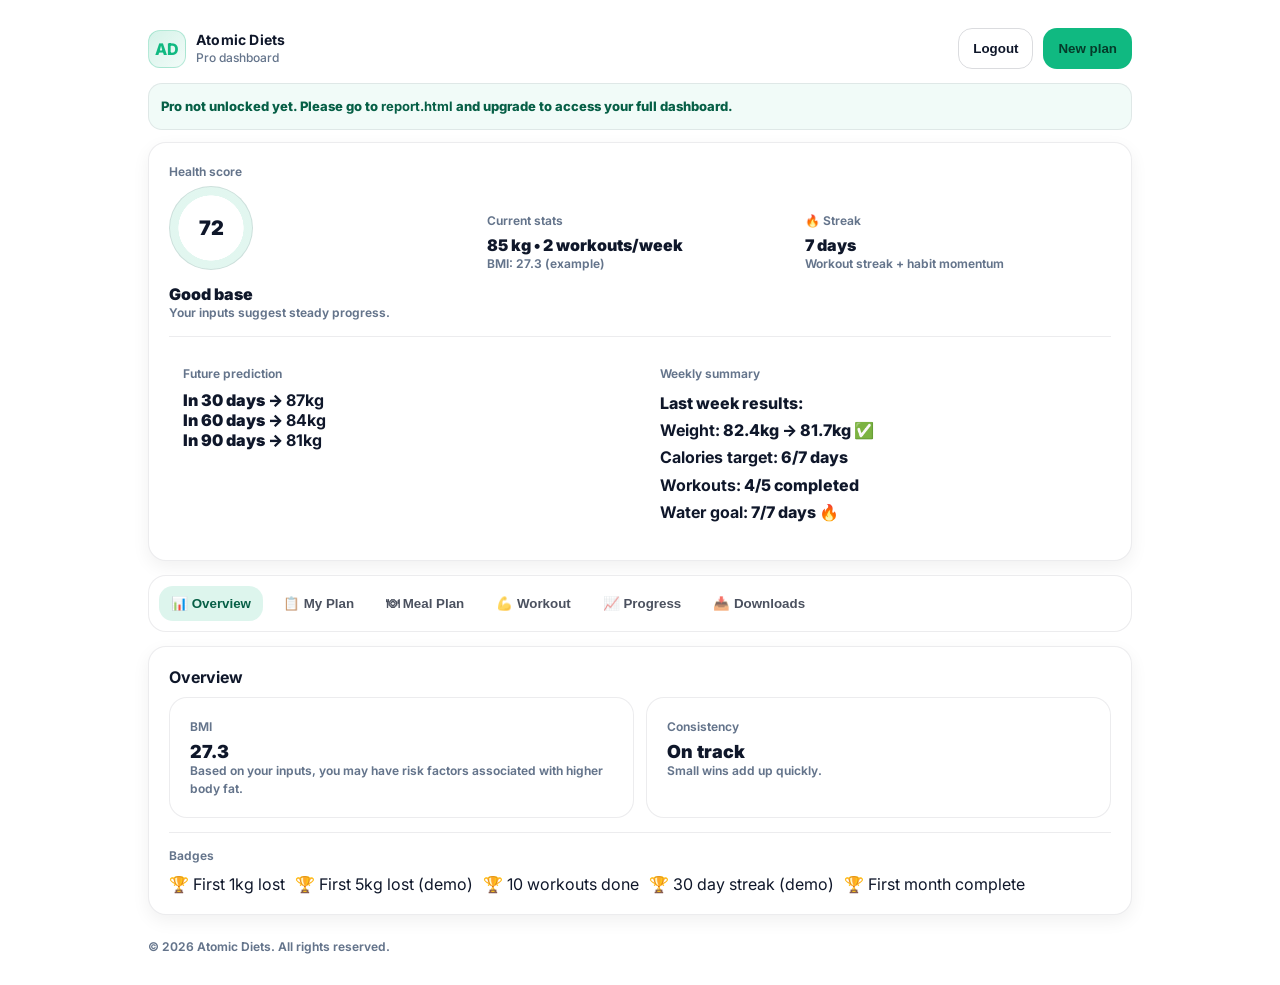
<file: dashboard.html>
<!doctype html>
<html lang="en">
<head>
  <meta charset="UTF-8" />
  <meta name="viewport" content="width=device-width, initial-scale=1.0" />
  <title>Atomic Diets — Dashboard</title>

  <link rel="preconnect" href="https://fonts.googleapis.com">
  <link rel="preconnect" href="https://fonts.gstatic.com" crossorigin>
  <link href="https://fonts.googleapis.com/css2?family=Inter:wght@400;600;700;800;900&display=swap" rel="stylesheet">
  <link rel="stylesheet" href="./style.css" />

  <style>
    .header-actions{ display:flex; gap:10px; flex-wrap:wrap; justify-content:flex-end; }
    .tab-row{ margin-top:10px; }
    .tab-panel{ display:none; }
    .tab-panel.active{ display:block; }

    .two-col{ display:grid; grid-template-columns:1fr; gap:12px; }
    @media(min-width:900px){ .two-col{ grid-template-columns:1fr 1fr; } }

    .progress-grid{ display:grid; grid-template-columns:1fr; gap:12px; }
    @media(min-width:900px){ .progress-grid{ grid-template-columns:1fr 1fr; } }

    .table{
      width:100%;
      border-collapse:separate;
      border-spacing:0;
      overflow:hidden;
      border-radius:14px;
      border:1px solid rgba(15,23,42,.08);
      background:#fff;
    }
    .table th, .table td{
      padding:10px 12px;
      border-bottom:1px solid rgba(15,23,42,.06);
      font-weight:800;
      font-size:13px;
      color: rgba(15,23,42,.9);
    }
    .table tr:last-child td{ border-bottom:none; }
    .table td{
      font-weight:700;
      color: var(--muted);
    }

    .chart-wrap{
      padding:14px;
    }

    .badge-wrap{
      display:flex; gap:10px; flex-wrap:wrap;
    }

    .checkline{
      display:flex; align-items:center; justify-content:space-between; gap:10px;
      padding:10px 12px;
      border-radius:14px;
      border:1px solid rgba(15,23,42,.08);
      background:#fff;
      margin-bottom:10px;
    }
    .checkline input{ transform: scale(1.1); }
    .mutedSmall{ color: var(--muted); font-weight:700; font-size:12px; line-height:1.6; }

    .upload{
      border:2px dashed rgba(15,23,42,.14);
      border-radius:16px;
      padding:14px;
      background: rgba(15,23,42,.02);
      margin-top:10px;
    }
    .upload input[type="file"]{ width:100%; }

    .dl-grid{
      display:grid;
      grid-template-columns:1fr;
      gap:12px;
    }
    @media(min-width:900px){ .dl-grid{ grid-template-columns:1fr 1fr; } }

    .note-box{
      padding:12px;
      border-radius:14px;
      border:1px solid rgba(15,23,42,.08);
      background: rgba(16,185,129,.06);
      color:#065f46;
      font-weight:800;
      line-height:1.6;
      font-size:13px;
      margin-bottom:12px;
    }
  </style>
</head>

<body>
  <div class="container">
    <div class="brandbar">
      <div class="brand">
        <div class="logo">AD</div>
        <div>
          <h1>Atomic Diets</h1>
          <small>Pro dashboard</small>
        </div>
      </div>

      <div class="header-actions">
        <button class="btn btn-ghost" type="button" onclick="logout()">Logout</button>
        <button class="btn btn-primary" type="button" onclick="location.href='./report.html'">New plan</button>
      </div>
    </div>

    <div class="note-box" id="proGateBox" style="display:none;">
      Pro not unlocked yet. Please go to <b>report.html</b> and upgrade to access your full dashboard.
    </div>

    <!-- Overview top -->
    <div class="card" style="margin-top:12px;">
      <div class="card-pad">
        <div class="row" style="align-items:center;">
          <div style="min-width:240px;">
            <div class="mini">Health score</div>
            <div class="circle-wrap" style="margin-top:6px;">
              <div class="ring" id="scoreRing">
                <div class="val" id="scoreVal">0</div>
              </div>
              <div>
                <div id="scoreLabel" style="font-weight:1000; font-size:16px;">-</div>
                <div class="mini" id="scoreHint">-</div>
              </div>
            </div>
          </div>

          <div style="min-width:240px;">
            <div class="mini">Current stats</div>
            <div style="margin-top:6px; font-weight:1000; font-size:16px;" id="currStats">Loading…</div>
            <div class="mini" id="bmiStats">-</div>
          </div>

          <div style="min-width:240px;">
            <div class="mini">🔥 Streak</div>
            <div style="margin-top:6px; font-weight:1000; font-size:16px;" id="streakVal">-</div>
            <div class="mini" id="streakHint">-</div>
          </div>
        </div>

        <div class="divider"></div>

        <div class="two-col">
          <div class="chart-wrap">
            <div class="mini">Future prediction</div>
            <div style="margin-top:8px; font-weight:1000;" id="futurePred">-</div>
          </div>

          <div class="chart-wrap">
            <div class="mini">Weekly summary</div>
            <div style="margin-top:8px; font-weight:800; color: var(--navy); line-height:1.7;" id="weeklySummary">Loading…</div>
          </div>
        </div>
      </div>
    </div>

    <!-- Tabs -->
    <div class="tabs tab-row" style="margin-top:14px;">
      <button class="tab-btn active" type="button" data-tab="t1">📊 Overview</button>
      <button class="tab-btn" type="button" data-tab="t2">📋 My Plan</button>
      <button class="tab-btn" type="button" data-tab="t3">🍽 Meal Plan</button>
      <button class="tab-btn" type="button" data-tab="t4">💪 Workout</button>
      <button class="tab-btn" type="button" data-tab="t5">📈 Progress</button>
      <button class="tab-btn" type="button" data-tab="t6">📥 Downloads</button>
    </div>

    <!-- Tab panels -->
    <div class="tab-panel active" id="t1">
      <div class="card" style="margin-top:14px;">
        <div class="card-pad">
          <h3 style="margin:0 0 10px; font-size:16px;">Overview</h3>
          <div class="progress-grid">
            <div class="card" style="box-shadow:none;">
              <div class="card-pad">
                <div class="mini">BMI</div>
                <div style="margin-top:6px; font-weight:1000; font-size:18px;" id="bmiVal">-</div>
                <div class="mini" id="bmiMeta">-</div>
              </div>
            </div>

            <div class="card" style="box-shadow:none;">
              <div class="card-pad">
                <div class="mini">Consistency</div>
                <div style="margin-top:6px; font-weight:1000; font-size:18px;" id="consVal">-</div>
                <div class="mini" id="consHint">-</div>
              </div>
            </div>
          </div>

          <div class="divider"></div>

          <div class="mini">Badges</div>
          <div class="badge-wrap" style="margin-top:10px;" id="badgeWrap"></div>
        </div>
      </div>
    </div>

    <div class="tab-panel" id="t2">
      <div class="card" style="margin-top:14px;">
        <div class="card-pad">
          <h3 style="margin:0 0 10px; font-size:16px;">My Plan</h3>
          <div id="planFull" class="mutedSmall">Loading plan…</div>
        </div>
      </div>
    </div>

    <div class="tab-panel" id="t3">
      <div class="card" style="margin-top:14px;">
        <div class="card-pad">
          <div class="row" style="align-items:center;">
            <div>
              <h3 style="margin:0 0 10px; font-size:16px;">Meal Plan</h3>
              <div class="mini">Country-tailored meals with portions</div>
            </div>
            <div style="text-align:right;">
              <button class="btn btn-primary" type="button" onclick="groceryList()">Weekly grocery list</button>
            </div>
          </div>
          <div id="mealFull" class="mutedSmall">Loading meal plan…</div>
        </div>
      </div>
    </div>

    <div class="tab-panel" id="t4">
      <div class="card" style="margin-top:14px;">
        <div class="card-pad">
          <h3 style="margin:0 0 10px; font-size:16px;">Workout</h3>
          <div class="mutedSmall">Tick checkboxes to track your streak.</div>
          <div id="workoutFull" style="margin-top:12px;"></div>
        </div>
      </div>
    </div>

    <div class="tab-panel" id="t5">
      <div class="card" style="margin-top:14px;">
        <div class="card-pad">
          <h3 style="margin:0 0 10px; font-size:16px;">Progress</h3>

          <div class="progress-grid">
            <div class="card" style="box-shadow:none;">
              <div class="card-pad">
                <div class="mini">Weight chart (demo)</div>
                <div id="weightChart" style="margin-top:10px; padding:14px; border-radius:14px; border:1px solid rgba(15,23,42,.08); background:#fff;">
                  <div class="mutedSmall">Charts will render when we save tracking data.</div>
                  <svg width="100%" height="140" viewBox="0 0 320 140" style="margin-top:8px;">
                    <polyline fill="none" stroke="#10b981" stroke-width="3" points="20,110 80,90 140,95 200,70 260,55 300,40" />
                    <circle cx="20" cy="110" r="4" fill="#0f172a" />
                    <circle cx="80" cy="90" r="4" fill="#0f172a" />
                    <circle cx="140" cy="95" r="4" fill="#0f172a" />
                    <circle cx="200" cy="70" r="4" fill="#0f172a" />
                    <circle cx="260" cy="55" r="4" fill="#0f172a" />
                    <circle cx="300" cy="40" r="4" fill="#0f172a" />
                  </svg>
                </div>
              </div>
            </div>

            <div class="card" style="box-shadow:none;">
              <div class="card-pad">
                <div class="mini">Daily habits</div>

                <div class="checkline">
                  <div>
                    <div style="font-weight:1000;">💧 Water</div>
                    <div class="mutedSmall">Goal: <b id="waterGoal">8</b> glasses</div>
                  </div>
                  <label style="display:flex; align-items:center; gap:10px;">
                    <input type="checkbox" id="waterToday" />
                    <span class="mutedSmall" id="waterStatus">Not yet</span>
                  </label>
                </div>

                <div class="checkline">
                  <div>
                    <div style="font-weight:1000;">😴 Sleep</div>
                    <div class="mutedSmall">Goal: <b id="sleepGoal">7</b> hours</div>
                  </div>
                  <label style="display:flex; align-items:center; gap:10px;">
                    <input type="checkbox" id="sleepToday" />
                    <span class="mutedSmall" id="sleepStatus">Not yet</span>
                  </label>
                </div>

                <div class="checkline">
                  <div>
                    <div style="font-weight:1000;">👟 Steps</div>
                    <div class="mutedSmall">Goal: <b id="stepsGoal">7000</b></div>
                  </div>
                  <label style="display:flex; align-items:center; gap:10px;">
                    <input type="checkbox" id="stepsToday" />
                    <span class="mutedSmall" id="stepsStatus">Not yet</span>
                  </label>
                </div>

                <div class="checkline">
                  <div>
                    <div style="font-weight:1000;">🥩 Protein</div>
                    <div class="mutedSmall">Goal: <b id="proteinGoal">110</b> g</div>
                  </div>
                  <label style="display:flex; align-items:center; gap:10px;">
                    <input type="checkbox" id="proteinToday" />
                    <span class="mutedSmall" id="proteinStatus">Not yet</span>
                  </label>
                </div>

              </div>
            </div>
          </div>

          <div class="divider"></div>

          <div class="two-col">
            <div>
              <div class="mini">Progress photos</div>
              <div class="upload">
                <input type="file" accept="image/*" />
                <div class="mutedSmall" style="margin-top:10px;">Upload UI (saving logic will be wired later).</div>
              </div>
            </div>
            <div>
              <div class="mini">Progress history</div>
              <table class="table" style="margin-top:10px;">
                <thead>
                  <tr><th>Date</th><th>Weight</th><th>Workouts</th></tr>
                </thead>
                <tbody>
                  <tr><td>Jun 1</td><td>85.0</td><td>3</td></tr>
                  <tr><td>Jun 8</td><td>84.2</td><td>4</td></tr>
                  <tr><td>Jun 15</td><td>83.6</td><td>4</td></tr>
                </tbody>
              </table>
            </div>
          </div>

        </div>
      </div>
    </div>

    <div class="tab-panel" id="t6">
      <div class="card" style="margin-top:14px;">
        <div class="card-pad">
          <h3 style="margin:0 0 10px; font-size:16px;">Downloads</h3>
          <div class="mutedSmall">Monthly PDFs will be generated automatically after we connect Firebase saving.</div>

          <div class="dl-grid" style="margin-top:14px;">
            <div class="card" style="box-shadow:none;">
              <div class="card-pad">
                <div style="font-weight:1000;">Full health report (PDF)</div>
                <div class="mutedSmall" style="margin-top:6px;">Download when your report is saved.</div>
                <div style="margin-top:10px;">
                  <button class="btn" type="button" onclick="alert('PDF generation not wired yet.')">Download</button>
                </div>
              </div>
            </div>

            <div class="card" style="box-shadow:none;">
              <div class="card-pad">
                <div style="font-weight:1000;">Meal plan (PDF)</div>
                <div class="mutedSmall" style="margin-top:6px;">Country foods + portions + macros.</div>
                <div style="margin-top:10px;">
                  <button class="btn" type="button" onclick="alert('PDF generation not wired yet.')">Download</button>
                </div>
              </div>
            </div>

            <div class="card" style="box-shadow:none;">
              <div class="card-pad">
                <div style="font-weight:1000;">Workout plan (PDF)</div>
                <div class="mutedSmall" style="margin-top:6px;">Sets/reps + instructions.</div>
                <div style="margin-top:10px;">
                  <button class="btn" type="button" onclick="alert('PDF generation not wired yet.')">Download</button>
                </div>
              </div>
            </div>

            <div class="card" style="box-shadow:none;">
              <div class="card-pad">
                <div style="font-weight:1000;">Monthly progress report (PDF)</div>
                <div class="mutedSmall" style="margin-top:6px;">Weight + habits + improvements.</div>
                <div style="margin-top:10px;">
                  <button class="btn" type="button" onclick="alert('PDF generation not wired yet.')">Download</button>
                </div>
              </div>
            </div>
          </div>

        </div>
      </div>
    </div>

    <footer class="footer" style="margin-top:22px;">
      © <span id="year"></span> Atomic Diets. All rights reserved.
    </footer>

  </div>

  <script>
    document.getElementById('year').textContent = new Date().getFullYear();

    // Tab logic
    const tabBtns = document.querySelectorAll('.tab-btn');
    const panels = document.querySelectorAll('.tab-panel');

    tabBtns.forEach(btn => {
      btn.addEventListener('click', () => {
        tabBtns.forEach(b => b.classList.remove('active'));
        btn.classList.add('active');

        panels.forEach(p => p.classList.remove('active'));
        const id = btn.getAttribute('data-tab');
        const panel = document.getElementById(id);
        if(panel) panel.classList.add('active');
        window.scrollTo({ top: 0, behavior: 'smooth' });
      });
    });

    // Pro gate (safe MVP)
// We don't rely on Firebase yet to avoid login crashes.
// Once Firebase auth + saving are working, we'll set isPro from Firestore.
let isPro = false;
try { isPro = false; } catch(e) { isPro = false; }

if(!isPro){
  document.getElementById('proGateBox').style.display = 'block';
}

    // Logout (simple redirect; real auth logout later)
    function logout(){
      // In MVP: redirect to auth
      location.href = './auth.html';
    }

    // Grocery list button (demo)
    function groceryList(){
      alert('Grocery list will render here once dashboard data is saved.');
    }

    // Seed some UI demo values
    document.getElementById('scoreVal').textContent = '72';
    document.getElementById('scoreLabel').textContent = 'Good base';
    document.getElementById('scoreHint').textContent = 'Your inputs suggest steady progress.';
    document.getElementById('currStats').textContent = '85 kg • 2 workouts/week';
    document.getElementById('bmiStats').textContent = 'BMI: 27.3 (example)';
    document.getElementById('streakVal').textContent = '7 days';
    document.getElementById('streakHint').textContent = 'Workout streak + habit momentum';
    document.getElementById('futurePred').innerHTML = 'In 30 days → <b>87kg</b><br/>In 60 days → <b>84kg</b><br/>In 90 days → <b>81kg</b>';
    document.getElementById('weeklySummary').innerHTML =
      'Last week results:<br/>' +
      '<b>Weight:</b> 82.4kg → 81.7kg ✅<br/>' +
      '<b>Calories target:</b> 6/7 days<br/>' +
      '<b>Workouts:</b> 4/5 completed<br/>' +
      '<b>Water goal:</b> 7/7 days 🔥';
    document.getElementById('bmiVal').textContent = '27.3';
    document.getElementById('bmiMeta').textContent = 'Based on your inputs, you may have risk factors associated with higher body fat.';

    document.getElementById('consVal').textContent = 'On track';
    document.getElementById('consHint').textContent = 'Small wins add up quickly.';

    document.getElementById('badgeWrap').innerHTML = `
      <div class="badge-inline good">🏆 First 1kg lost</div>
      <div class="badge-inline warn">🏆 First 5kg lost (demo)</div>
      <div class="badge-inline good">🏆 10 workouts done</div>
      <div class="badge-inline good">🏆 30 day streak (demo)</div>
      <div class="badge-inline good">🏆 First month complete</div>
    `;

    // Habits checkbox demo
    const waterToday = document.getElementById('waterToday');
    const sleepToday = document.getElementById('sleepToday');
    const stepsToday = document.getElementById('stepsToday');
    const proteinToday = document.getElementById('proteinToday');

    function bind(cb, statusElId){
      const st = document.getElementById(statusElId);
      cb.addEventListener('change', () => {
        st.textContent = cb.checked ? 'Done ✅' : 'Not yet';
      });
    }
    bind(waterToday, 'waterStatus');
    bind(sleepToday, 'sleepStatus');
    bind(stepsToday, 'stepsStatus');
    bind(proteinToday, 'proteinStatus');

    // Workout demo list
    document.getElementById('workoutFull').innerHTML = `
      ${[1,2,3,4,5,6,7].map(d => `
        <div class="checkline">
          <div>
            <div style="font-weight:1000;">Day ${d}</div>
            <div class="mutedSmall">${d===7 ? 'Rest + mobility' : 'Strength / cardio mix'} • sets/reps in full Pro plan</div>
          </div>
          <label style="display:flex; align-items:center; gap:10px;">
            <input type="checkbox" id="w${d}"/>
            <span class="mutedSmall">Mark complete</span>
          </label>
        </div>
      `).join('')}
    `;

    // Plan placeholders
    document.getElementById('planFull').innerHTML = `
      <div class="mini">Full health analysis (demo UI)</div>
      <div style="margin-top:8px; line-height:1.8; font-weight:800; color: var(--navy);">
        Based on your inputs, you may have risk factors associated with lifestyle patterns and body composition.
        Your results suggest you may benefit from structured nutrition, progressive training, hydration, and sufficient sleep.
      </div>
    `;
    document.getElementById('mealFull').innerHTML = `
      <div class="mini">7-day meal plan (demo UI)</div>
      <div style="margin-top:8px; line-height:1.8; font-weight:800; color: var(--navy);">
        Full 7-day country-tailored meals will appear after your AI report is generated and saved.
      </div>
    `;
  </script>
</body>
</html>
</file>
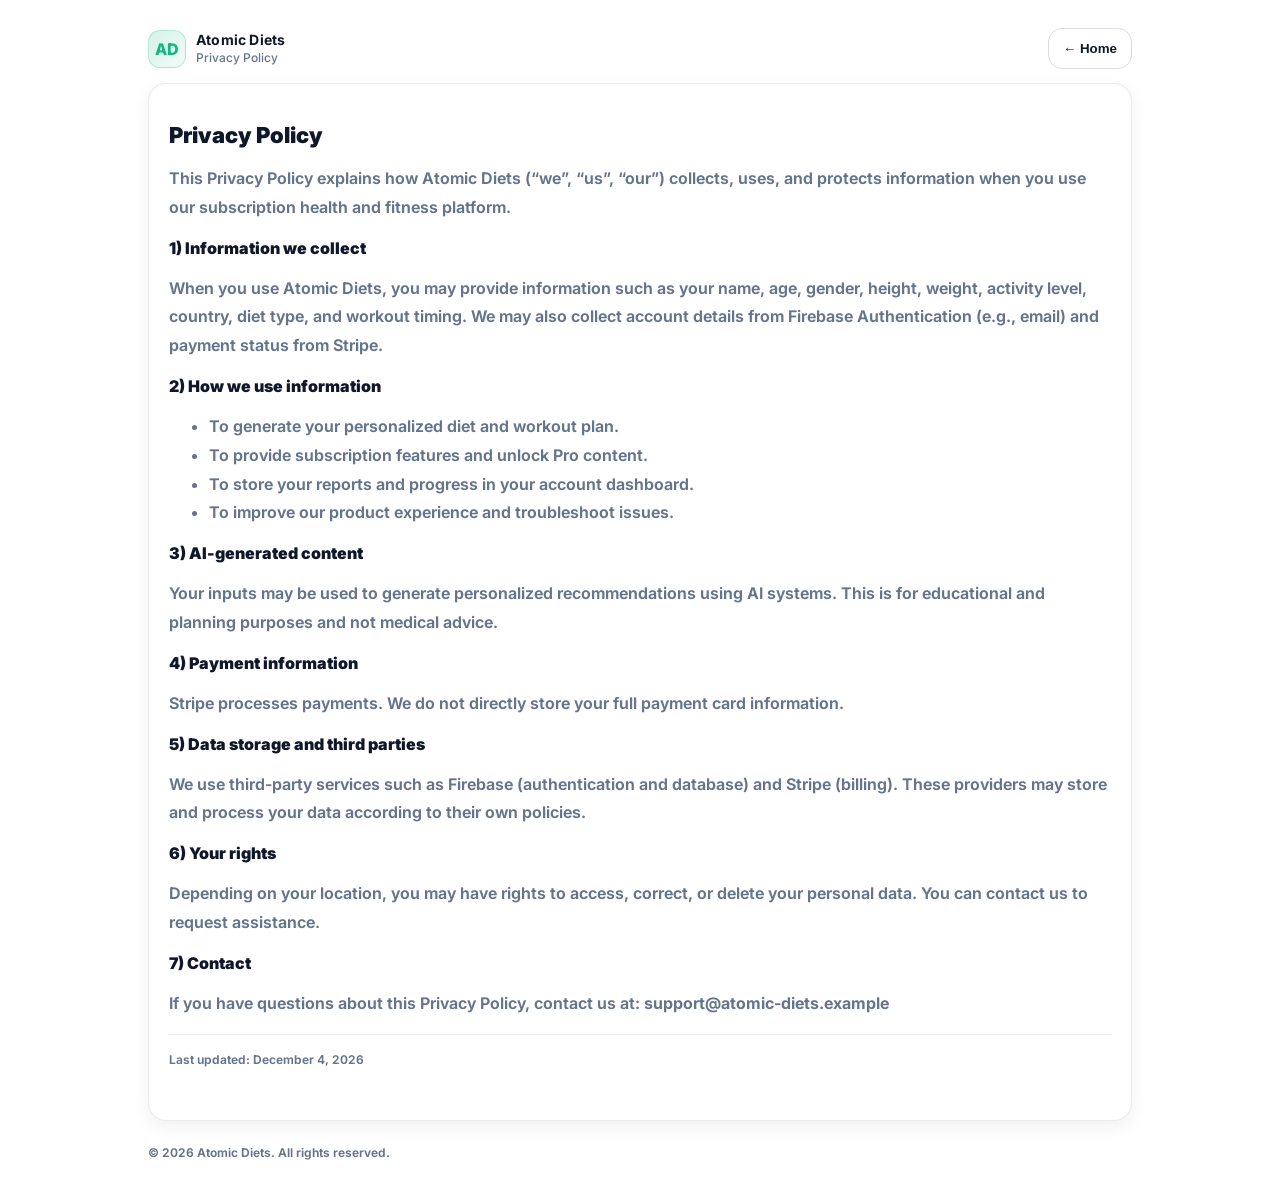
<file: privacy.html>
<!doctype html>
<html lang="en">
<head>
  <meta charset="UTF-8" />
  <meta name="viewport" content="width=device-width, initial-scale=1.0" />
  <title>Atomic Diets — Privacy Policy</title>

  <link rel="preconnect" href="https://fonts.googleapis.com">
  <link rel="preconnect" href="https://fonts.gstatic.com" crossorigin>
  <link href="https://fonts.googleapis.com/css2?family=Inter:wght@400;600;700;800;900&display=swap" rel="stylesheet">
  <link rel="stylesheet" href="./style.css" />
  <style>
    .doc{ padding:18px 0; }
    .doc h2{ margin:0 0 10px; font-size:22px; font-weight:1000; }
    .doc p{ color: var(--muted); font-weight:650; line-height:1.8; }
    .doc h3{ margin:16px 0 8px; font-size:16px; font-weight:1000; }
    .doc ul{ color: var(--muted); font-weight:650; line-height:1.8; }
  </style>
</head>
<body>
  <div class="container">
    <div class="brandbar">
      <div class="brand">
        <div class="logo">AD</div>
        <div>
          <h1>Atomic Diets</h1>
          <small>Privacy Policy</small>
        </div>
      </div>
      <button class="btn btn-ghost" type="button" onclick="location.href='./index.html'">
        ← Home
      </button>
    </div>

    <section class="card doc">
      <div class="card-pad">
        <h2>Privacy Policy</h2>
        <p>
          This Privacy Policy explains how Atomic Diets (“we”, “us”, “our”) collects, uses, and protects
          information when you use our subscription health and fitness platform.
        </p>

        <h3>1) Information we collect</h3>
        <p>
          When you use Atomic Diets, you may provide information such as your name, age, gender, height, weight,
          activity level, country, diet type, and workout timing. We may also collect account details from Firebase
          Authentication (e.g., email) and payment status from Stripe.
        </p>

        <h3>2) How we use information</h3>
        <ul>
          <li>To generate your personalized diet and workout plan.</li>
          <li>To provide subscription features and unlock Pro content.</li>
          <li>To store your reports and progress in your account dashboard.</li>
          <li>To improve our product experience and troubleshoot issues.</li>
        </ul>

        <h3>3) AI-generated content</h3>
        <p>
          Your inputs may be used to generate personalized recommendations using AI systems.
          This is for educational and planning purposes and not medical advice.
        </p>

        <h3>4) Payment information</h3>
        <p>
          Stripe processes payments. We do not directly store your full payment card information.
        </p>

        <h3>5) Data storage and third parties</h3>
        <p>
          We use third-party services such as Firebase (authentication and database) and Stripe (billing).
          These providers may store and process your data according to their own policies.
        </p>

        <h3>6) Your rights</h3>
        <p>
          Depending on your location, you may have rights to access, correct, or delete your personal data.
          You can contact us to request assistance.
        </p>

        <h3>7) Contact</h3>
        <p>
          If you have questions about this Privacy Policy, contact us at:
          <b>support@atomic-diets.example</b>
        </p>

        <div class="divider"></div>
        <p style="font-size:12px;">
          Last updated: <span id="lastUpdated"></span>
        </p>
      </div>
    </section>

    <footer class="footer">
      © <span id="year"></span> Atomic Diets. All rights reserved.
    </footer>
  </div>

  <script>
    document.getElementById('year').textContent = new Date().getFullYear();
    document.getElementById('lastUpdated').textContent =
      new Date().toLocaleDateString(undefined, { year:'numeric', month:'long', day:'numeric' });
  </script>
</body>
</html>
</file>
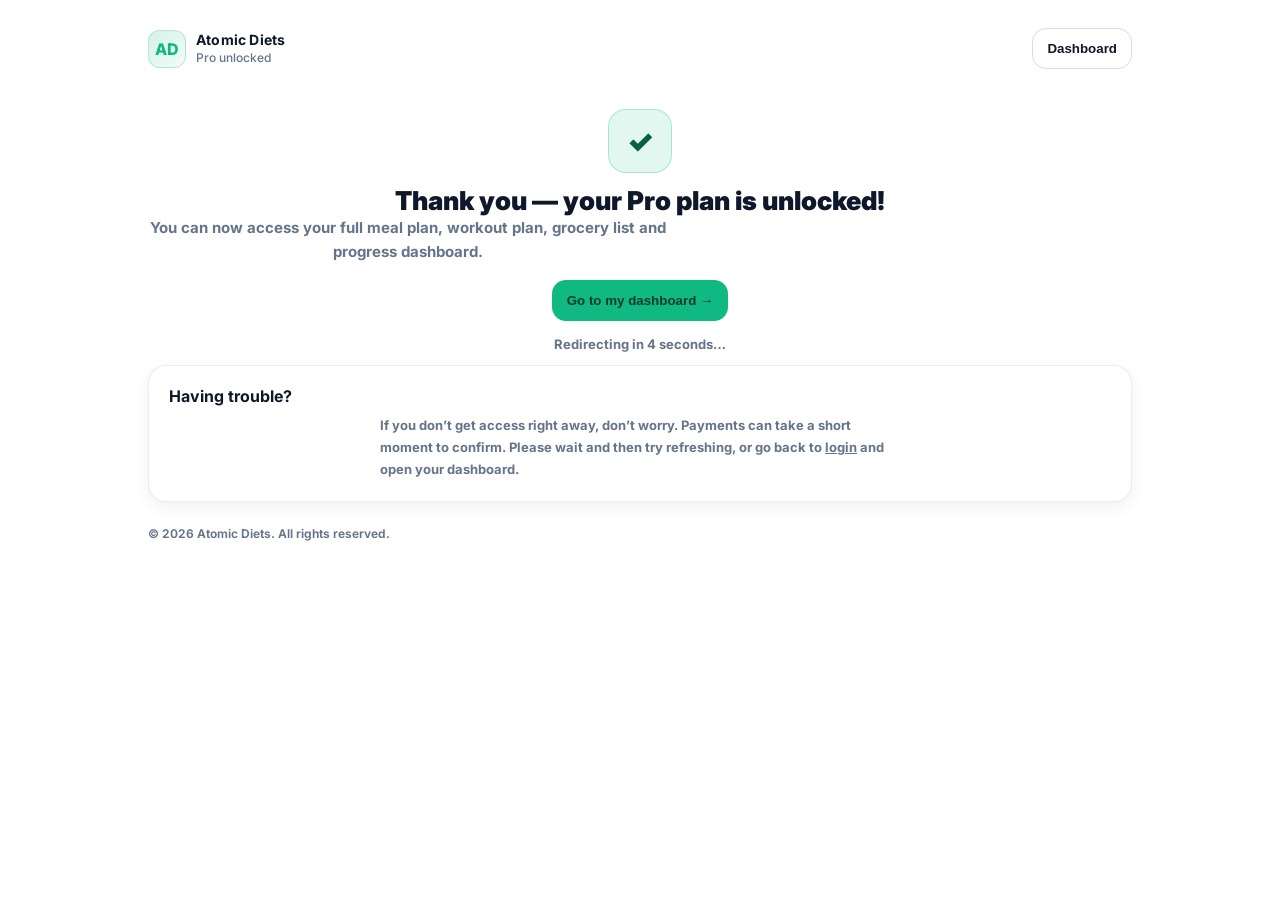
<file: success.html>
<!doctype html>
<html lang="en">
<head>
  <meta charset="UTF-8" />
  <meta name="viewport" content="width=device-width, initial-scale=1.0" />
  <title>Atomic Diets — Pro Unlocked</title>

  <link rel="preconnect" href="https://fonts.googleapis.com">
  <link rel="preconnect" href="https://fonts.gstatic.com" crossorigin>
  <link href="https://fonts.googleapis.com/css2?family=Inter:wght@400;600;700;800;900&display=swap" rel="stylesheet">
  <link rel="stylesheet" href="./style.css" />
  <style>
    .hero{
      padding:26px 0 10px;
      text-align:center;
    }
    .check{
      width:64px;height:64px;
      border-radius:18px;
      margin:0 auto 12px;
      background: rgba(16,185,129,.12);
      border:1px solid rgba(16,185,129,.28);
      display:grid; place-items:center;
      color:#065f46;
      font-size:30px;
      font-weight:1000;
    }
    .center{
      display:flex; flex-direction:column; align-items:center;
      gap:12px;
    }
    .small{
      color: var(--muted);
      font-weight:700;
      line-height:1.7;
      font-size:13px;
      max-width:520px;
      margin:0 auto;
    }
  </style>
</head>
<body>
  <div class="container">
    <div class="brandbar">
      <div class="brand">
        <div class="logo">AD</div>
        <div>
          <h1>Atomic Diets</h1>
          <small>Pro unlocked</small>
        </div>
      </div>
      <button class="btn btn-ghost" type="button" onclick="location.href='./dashboard.html'">
        Dashboard
      </button>
    </div>

    <section class="hero">
      <div class="check">✓</div>
      <h2 style="margin:0; font-size:26px; line-height:1.2; font-weight:1000;">
        Thank you — your Pro plan is unlocked!
      </h2>
      <p class="small">
        You can now access your full meal plan, workout plan, grocery list and progress dashboard.
      </p>

      <div class="center" style="margin-top:16px;">
        <button class="btn btn-primary" type="button" onclick="goDashboard()">
          Go to my dashboard →
        </button>
        <div class="small" id="countdown">Redirecting in 5 seconds…</div>
      </div>
    </section>

    <div class="card">
      <div class="card-pad">
        <h3 style="margin:0 0 8px; font-size:16px;">Having trouble?</h3>
        <p class="small" style="text-align:left;">
          If you don’t get access right away, don’t worry. Payments can take a short moment to confirm.
          Please wait and then try refreshing, or go back to <a href="./auth.html">login</a> and open your dashboard.
        </p>
      </div>
    </div>

    <footer class="footer">
      © <span id="year"></span> Atomic Diets. All rights reserved.
    </footer>
  </div>

  <script>
    document.getElementById('year').textContent = new Date().getFullYear();

    let t = 5;
    const el = document.getElementById('countdown');
    const interval = setInterval(() => {
      t -= 1;
      if(el) el.textContent = `Redirecting in ${t} seconds…`;
      if(t <= 0){
        clearInterval(interval);
        goDashboard();
      }
    }, 1000);

    function goDashboard(){
      location.href = './dashboard.html';
    }
  </script>
</body>
</html>
</file>
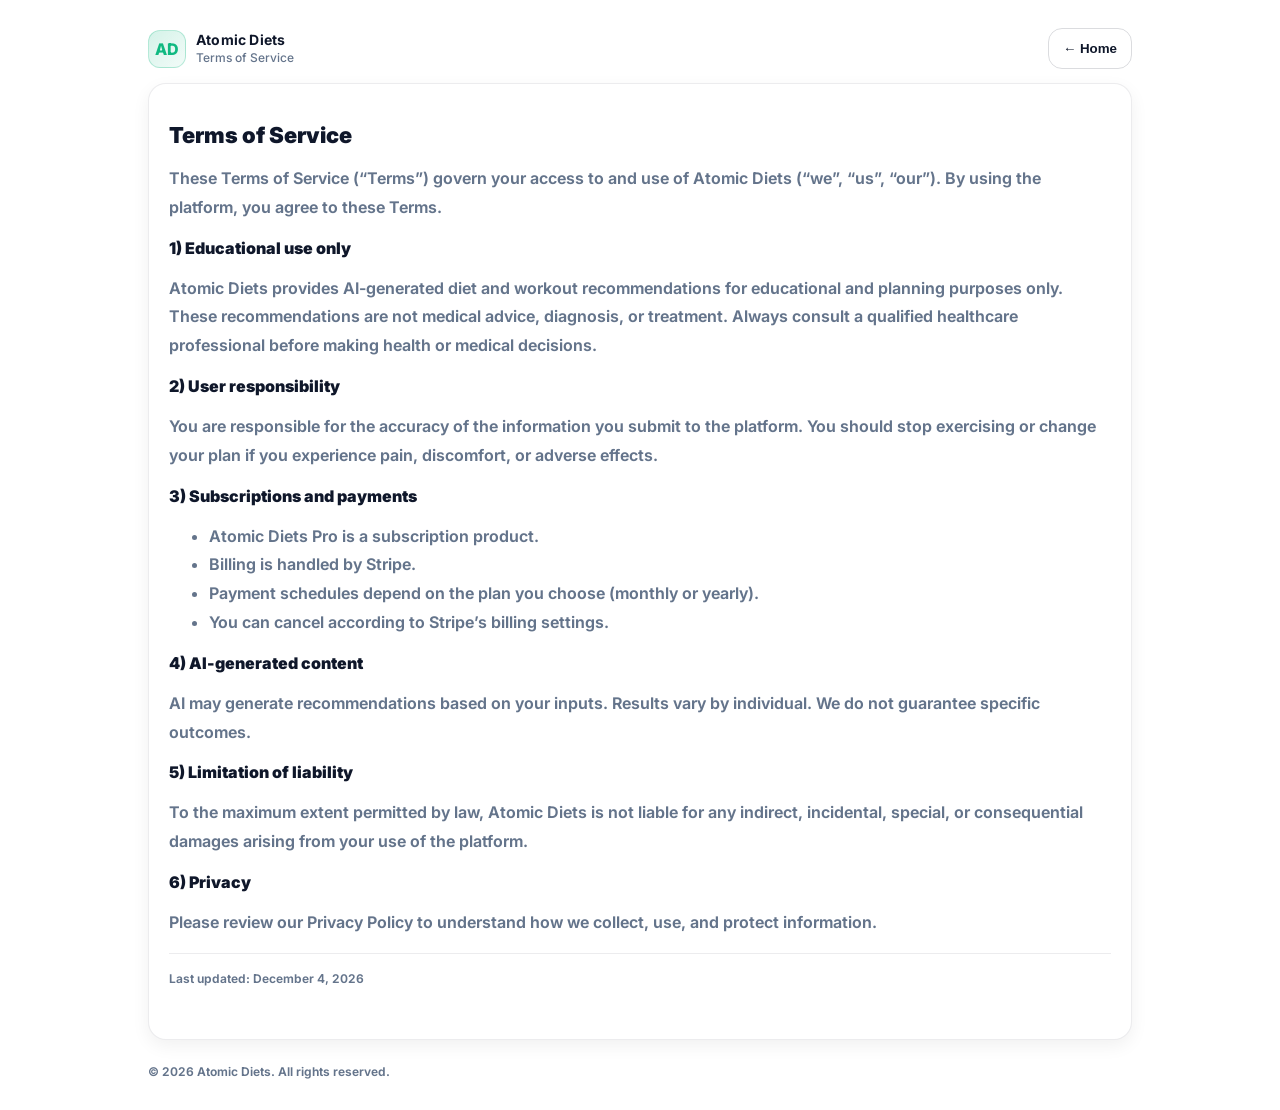
<file: terms.html>
<!doctype html>
<html lang="en">
<head>
  <meta charset="UTF-8" />
  <meta name="viewport" content="width=device-width, initial-scale=1.0" />
  <title>Atomic Diets — Terms of Service</title>

  <link rel="preconnect" href="https://fonts.googleapis.com">
  <link rel="preconnect" href="https://fonts.gstatic.com" crossorigin>
  <link href="https://fonts.googleapis.com/css2?family=Inter:wght@400;600;700;800;900&display=swap" rel="stylesheet">
  <link rel="stylesheet" href="./style.css" />
  <style>
    .doc{ padding:18px 0; }
    .doc h2{ margin:0 0 10px; font-size:22px; font-weight:1000; }
    .doc p{ color: var(--muted); font-weight:650; line-height:1.8; }
    .doc h3{ margin:16px 0 8px; font-size:16px; font-weight:1000; }
    .doc ul{ color: var(--muted); font-weight:650; line-height:1.8; }
    .small{ font-size:12px; }
  </style>
</head>
<body>
  <div class="container">
    <div class="brandbar">
      <div class="brand">
        <div class="logo">AD</div>
        <div>
          <h1>Atomic Diets</h1>
          <small>Terms of Service</small>
        </div>
      </div>
      <button class="btn btn-ghost" type="button" onclick="location.href='./index.html'">
        ← Home
      </button>
    </div>

    <section class="card doc">
      <div class="card-pad">
        <h2>Terms of Service</h2>

        <p>
          These Terms of Service (“Terms”) govern your access to and use of Atomic Diets (“we”, “us”, “our”).
          By using the platform, you agree to these Terms.
        </p>

        <h3>1) Educational use only</h3>
        <p>
          Atomic Diets provides AI-generated diet and workout recommendations for educational and planning purposes only.
          These recommendations are not medical advice, diagnosis, or treatment. Always consult a qualified healthcare professional
          before making health or medical decisions.
        </p>

        <h3>2) User responsibility</h3>
        <p>
          You are responsible for the accuracy of the information you submit to the platform.
          You should stop exercising or change your plan if you experience pain, discomfort, or adverse effects.
        </p>

        <h3>3) Subscriptions and payments</h3>
        <ul>
          <li>Atomic Diets Pro is a subscription product.</li>
          <li>Billing is handled by Stripe.</li>
          <li>Payment schedules depend on the plan you choose (monthly or yearly).</li>
          <li>You can cancel according to Stripe’s billing settings.</li>
        </ul>

        <h3>4) AI-generated content</h3>
        <p>
          AI may generate recommendations based on your inputs. Results vary by individual.
          We do not guarantee specific outcomes.
        </p>

        <h3>5) Limitation of liability</h3>
        <p>
          To the maximum extent permitted by law, Atomic Diets is not liable for any indirect, incidental, special, or consequential damages
          arising from your use of the platform.
        </p>

        <h3>6) Privacy</h3>
        <p>
          Please review our Privacy Policy to understand how we collect, use, and protect information.
        </p>

        <div class="divider"></div>
        <p class="small">
          Last updated: <span id="lastUpdated"></span>
        </p>
      </div>
    </section>

    <footer class="footer">
      © <span id="year"></span> Atomic Diets. All rights reserved.
    </footer>
  </div>

  <script>
    document.getElementById('year').textContent = new Date().getFullYear();
    document.getElementById('lastUpdated').textContent =
      new Date().toLocaleDateString(undefined, { year:'numeric', month:'long', day:'numeric' });
  </script>
</body>
</html>
</file>
<file: style.css>
/* Atomic Diets — premium mobile-first styling */
/* Font: Inter loaded in HTML head */

:root{
  --navy:#0f172a;
  --accent:#10b981;
  --bg:#ffffff;
  --muted:#64748b;
  --card:#ffffff;
  --line:rgba(15,23,42,.12);
  --shadow: 0 10px 30px rgba(2, 6, 23, .08);
  --shadow-soft: 0 6px 18px rgba(2, 6, 23, .06);
  --radius:18px;
  --radius-sm:12px;

  --good:#16a34a;
  --warn:#f59e0b;
  --bad:#ef4444;
}

*{ box-sizing:border-box; }
html,body{ height:100%; }
body{
  margin:0;
  font-family: Inter, system-ui, -apple-system, Segoe UI, Roboto, Arial, sans-serif;
  background: var(--bg);
  color: var(--navy);
}

/* Subtle page transitions */
.fade-in{
  animation: fadeIn .35s ease both;
}
@keyframes fadeIn{
  from{ opacity:0; transform: translateY(6px); }
  to{ opacity:1; transform: translateY(0); }
}

/* Layout */
.container{
  width:100%;
  max-width:1040px;
  margin:0 auto;
  padding:18px;
}

@media (min-width: 768px){
  .container{ padding:28px; }
}

/* Top bar */
.brandbar{
  display:flex;
  align-items:center;
  justify-content:space-between;
  gap:12px;
  margin-bottom:14px;
}
.brand{
  display:flex;
  align-items:center;
  gap:10px;
}
.logo{
  width:38px;height:38px;
  border-radius:12px;
  background: linear-gradient(135deg, rgba(16,185,129,.18), rgba(16,185,129,.05));
  border: 1px solid rgba(16,185,129,.25);
  display:grid; place-items:center;
  color: var(--accent);
  font-weight:800;
}
.brand h1{
  margin:0;
  font-size:14px;
  letter-spacing:.2px;
  line-height:1.1;
}
.brand small{
  display:block;
  color: var(--muted);
  font-weight:500;
  margin-top:2px;
  font-size:12px;
}

/* Hero */
.hero{
  padding:10px 0 10px;
}
.hero h2{
  font-size: clamp(26px, 3.8vw, 44px);
  margin: 8px 0 10px;
  line-height:1.05;
}
.hero p{
  margin:0 0 16px;
  color: var(--muted);
  font-size: 15px;
  line-height:1.6;
}

/* Cards */
.card{
  background: var(--card);
  border:1px solid rgba(15,23,42,.08);
  border-radius: var(--radius);
  box-shadow: var(--shadow-soft);
}
.card-pad{ padding:16px; }
@media (min-width: 768px){
  .card-pad{ padding:20px; }
}

/* Buttons */
.btn{
  display:inline-flex;
  align-items:center;
  justify-content:center;
  gap:10px;
  padding:12px 14px;
  border-radius: 14px;
  border: 1px solid rgba(15,23,42,.12);
  background:#fff;
  color: var(--navy);
  cursor:pointer;
  font-weight:700;
  transition: transform .12s ease, box-shadow .12s ease, background .12s ease, border-color .12s ease;
  user-select:none;
}
.btn:active{ transform: translateY(1px); }
.btn:hover{ box-shadow: 0 12px 26px rgba(2, 6, 23, .08); }

.btn-primary{
  background: var(--accent);
  color:#053b2a;
  border-color: rgba(16,185,129,.35);
}
.btn-primary:hover{
  background:#0ea371;
}

.btn-ghost{
  background: transparent;
  border-color: rgba(15,23,42,.15);
}
.btn-danger{
  border-color: rgba(239,68,68,.28);
  color: #b91c1c;
}

/* Goal buttons */
.goal-grid{
  display:grid;
  grid-template-columns: 1fr;
  gap:10px;
  margin-top:14px;
}
@media (min-width: 680px){
  .goal-grid{ grid-template-columns: 1fr 1fr; }
}
.goal-btn{
  text-align:left;
  padding:14px 14px;
  border-radius: 18px;
  background: #fff;
  border: 1px solid rgba(15,23,42,.10);
  cursor:pointer;
  transition: transform .15s ease, border-color .15s ease, box-shadow .15s ease;
}
.goal-btn:hover{
  transform: translateY(-1px);
  box-shadow: var(--shadow-soft);
}
.goal-btn .emoji{
  font-size: 22px;
  display:inline-block;
  width:34px;
}
.goal-btn .title{
  font-weight:900;
  font-size:15px;
}
.goal-btn .desc{
  margin-top:4px;
  color: var(--muted);
  font-weight:600;
  font-size:12px;
  line-height:1.4;
}
.goal-btn.selected{
  border-color: rgba(16,185,129,.55);
  box-shadow: 0 18px 40px rgba(16,185,129,.14);
  background: linear-gradient(180deg, rgba(16,185,129,.10), rgba(16,185,129,.03));
}

/* Inputs */
.field{
  display:flex;
  flex-direction:column;
  gap:8px;
  margin-bottom:12px;
}
label{
  font-weight:800;
  font-size:12px;
  color: rgba(15,23,42,.85);
}
input, select, textarea{
  width:100%;
  padding:12px 12px;
  border-radius: 14px;
  border: 1px solid rgba(15,23,42,.12);
  outline:none;
  font-size:14px;
  background:#fff;
}
input:focus, select:focus, textarea:focus{
  border-color: rgba(16,185,129,.55);
  box-shadow: 0 0 0 4px rgba(16,185,129,.12);
}
.helper{
  color: var(--muted);
  font-weight:600;
  font-size:12px;
  line-height:1.45;
}

/* Tables / lists */
.list{
  margin:0;
  padding-left:18px;
  color: var(--navy);
}
.mini{
  color: var(--muted);
  font-size:12px;
  font-weight:650;
  line-height:1.45;
}

/* Pricing */
.pricing{
  display:grid;
  grid-template-columns: 1fr;
  gap:12px;
  margin-top:14px;
}
@media (min-width: 768px){
  .pricing{ grid-template-columns: 1fr 1fr; }
}
.price-card{
  position:relative;
  overflow:hidden;
}
.price-card .tag{
  position:absolute;
  top:14px; right:14px;
  background: rgba(16,185,129,.16);
  color:#065f46;
  border: 1px solid rgba(16,185,129,.35);
  padding:6px 10px;
  border-radius: 999px;
  font-weight:900;
  font-size:12px;
}
.price{
  display:flex;
  align-items:baseline;
  gap:10px;
  margin-top:6px;
}
.price .amt{
  font-size:32px;
  font-weight:1000;
}
.price .per{
  color: var(--muted);
  font-weight:800;
  font-size:13px;
}
.bullets{
  margin:12px 0 0;
  padding-left:18px;
  color: rgba(15,23,42,.9);
  font-weight:650;
}
.bullets li{
  margin:8px 0;
}
.divider{
  height:1px;
  background: rgba(15,23,42,.08);
  margin:14px 0;
}

/* Blur teaser */
.blurred{
  filter: blur(8px);
  opacity:.55;
  pointer-events:none;
  user-select:none;
}

/* Paywall overlay */
.modal-overlay{
  position:fixed;
  inset:0;
  background: rgba(2, 6, 23, .60);
  display:none;
  align-items:center;
  justify-content:center;
  padding:18px;
  z-index:9999;
}
.modal{
  width:100%;
  max-width:520px;
}
.modal h3{
  margin:0 0 8px;
  font-size:18px;
}
.modal p{
  margin:0 0 14px;
  color: var(--muted);
  line-height:1.6;
  font-weight:650;
}

/* Loading spinner */
.spinner-wrap{
  display:flex;
  align-items:center;
  gap:12px;
}
.spinner{
  width:22px;height:22px;
  border-radius:50%;
  border:3px solid rgba(16,185,129,.25);
  border-top-color: var(--accent);
  animation: spin .8s linear infinite;
}
@keyframes spin{
  to{ transform: rotate(360deg); }
}
.skeleton{
  background: linear-gradient(90deg, rgba(15,23,42,.06), rgba(15,23,42,.12), rgba(15,23,42,.06));
  background-size: 220% 100%;
  animation: shimmer 1.2s ease infinite;
  border-radius: 12px;
}
@keyframes shimmer{
  from{ background-position: 0% 0; }
  to{ background-position: -200% 0; }
}

/* Health colors */
.badge{
  display:inline-flex;
  align-items:center;
  gap:8px;
  padding:8px 12px;
  border-radius: 999px;
  border:1px solid rgba(15,23,42,.10);
  background:#fff;
  font-weight:900;
  font-size:13px;
}
.badge.good{ border-color: rgba(22,163,74,.25); background: rgba(22,163,74,.10); color:#14532d; }
.badge.warn{ border-color: rgba(245,158,11,.28); background: rgba(245,158,11,.12); color:#92400e; }
.badge.bad{ border-color: rgba(239,68,68,.25); background: rgba(239,68,68,.12); color:#7f1d1d; }

/* Tabs */
.tabs{
  display:flex;
  gap:8px;
  flex-wrap:wrap;
  padding:10px;
  border-radius: var(--radius);
  border: 1px solid rgba(15,23,42,.08);
  background:#fff;
}
.tab-btn{
  border:none;
  background:transparent;
  cursor:pointer;
  padding:10px 12px;
  border-radius: 14px;
  font-weight:900;
  color: rgba(15,23,42,.75);
  transition: background .12s ease, color .12s ease, transform .12s ease;
}
.tab-btn:hover{ background: rgba(15,23,42,.05); }
.tab-btn.active{
  background: rgba(16,185,129,.14);
  color:#065f46;
}
.tab-panel{ margin-top:14px; }
.muted{ color: var(--muted); }

/* Progress circle */
.circle-wrap{
  display:flex;
  align-items:center;
  gap:14px;
  flex-wrap:wrap;
}
.ring{
  width:84px; height:84px;
  border-radius:50%;
  background:
    radial-gradient(closest-side, #fff 79%, transparent 80% 100%),
    conic-gradient(var(--accent) 0deg, rgba(16,185,129,.12) 0deg);
  border:1px solid rgba(15,23,42,.10);
  display:grid; place-items:center;
}
.ring .val{
  font-weight:1000;
  font-size:20px;
}

/* Responsive helpers */
.row{
  display:flex;
  gap:12px;
  flex-wrap:wrap;
}
.row > *{ flex:1; min-width: 220px; }

/* Upload */
.uploader{
  border:2px dashed rgba(15,23,42,.14);
  border-radius: var(--radius);
  padding:16px;
  background: rgba(15,23,42,.02);
}
.uploader input[type="file"]{
  border:none;
  padding:0;
  background:transparent;
}

/* Footer */
.footer{
  margin-top:22px;
  color: var(--muted);
  font-weight:650;
  font-size:12px;
  line-height:1.6;
}
a{ color: inherit; }
</file>
